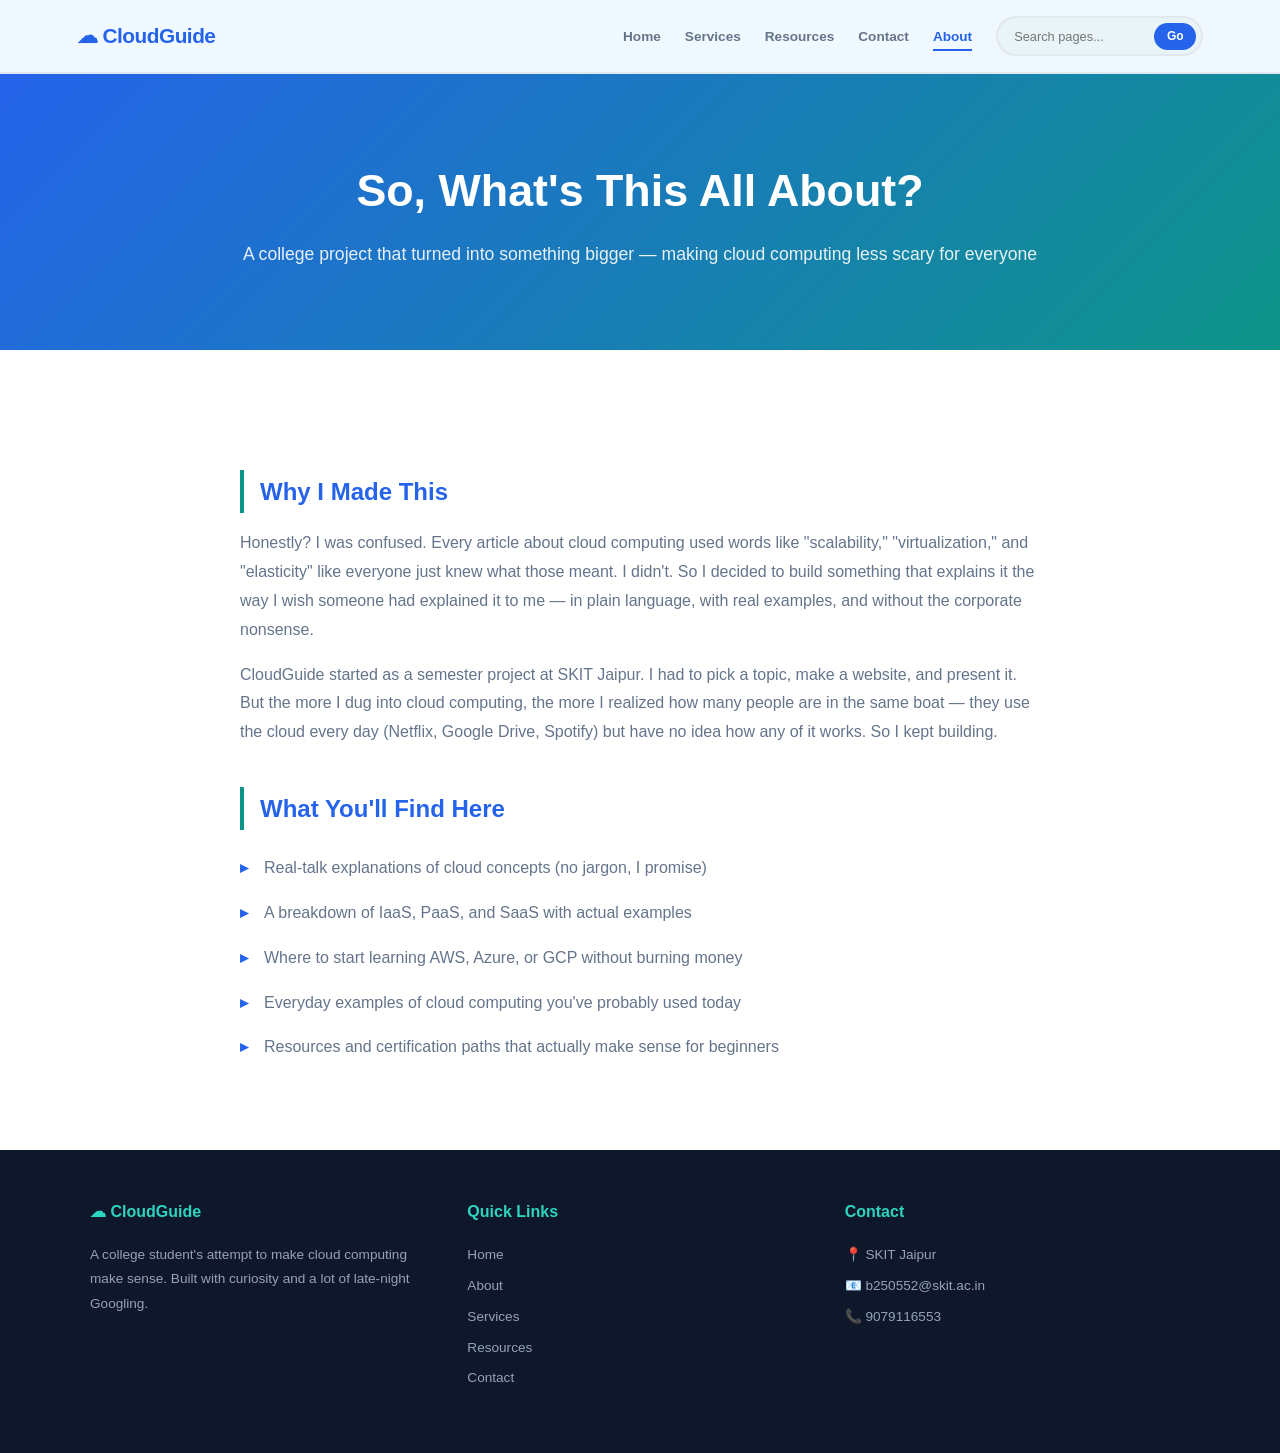
<file: about.html>
<!DOCTYPE html>
<html lang="en">
<head>
    <meta charset="UTF-8">
    <meta name="viewport" content="width=device-width, initial-scale=1.0">
    <title>CloudGuide - About</title>
    <link rel="stylesheet" href="style.css">
</head>
<body>
    <nav class="navbar" id="navbar">
        <a href="index.html" class="nav-brand">&#9729; CloudGuide</a>
        <div class="nav-right">
            <ul class="nav-links" id="navLinks">
                <li><a href="index.html">Home</a></li>
                <li><a href="services.html">Services</a></li>
                <li><a href="resources.html">Resources</a></li>
                <li><a href="contact.html">Contact</a></li>
                <li><a href="about.html" class="active">About</a></li>
            </ul>
            <div class="search-box">
                <input type="text" id="searchInput" placeholder="Search pages..." aria-label="Search">
                <button id="searchBtn">Go</button>
            </div>
            <div class="hamburger" id="hamburger">
                <span></span><span></span><span></span>
            </div>
        </div>
    </nav>

    <section class="about-hero">
        <h1>So, What's This All About?</h1>
        <p>A college project that turned into something bigger — making cloud computing less scary for everyone</p>
    </section>

    <section class="section bg-light">
        <div class="container about-content">
            <h2>Why I Made This</h2>
            <p>Honestly? I was confused. Every article about cloud computing used words like "scalability," "virtualization," and "elasticity" like everyone just knew what those meant. I didn't. So I decided to build something that explains it the way I wish someone had explained it to me — in plain language, with real examples, and without the corporate nonsense.</p>
            <p>CloudGuide started as a semester project at SKIT Jaipur. I had to pick a topic, make a website, and present it. But the more I dug into cloud computing, the more I realized how many people are in the same boat — they use the cloud every day (Netflix, Google Drive, Spotify) but have no idea how any of it works. So I kept building.</p>

            <h2>What You'll Find Here</h2>
            <ul>
                <li>Real-talk explanations of cloud concepts (no jargon, I promise)</li>
                <li>A breakdown of IaaS, PaaS, and SaaS with actual examples</li>
                <li>Where to start learning AWS, Azure, or GCP without burning money</li>
                <li>Everyday examples of cloud computing you've probably used today</li>
                <li>Resources and certification paths that actually make sense for beginners</li>
            </ul>


        </div>
    </section>

    <footer class="footer">
        <div class="footer-grid">
            <div class="footer-col">
                <h4>&#9729; CloudGuide</h4>
                <p>A college student's attempt to make cloud computing make sense. Built with curiosity and a lot of late-night Googling.</p>
            </div>
            <div class="footer-col">
                <h4>Quick Links</h4>
                <a href="index.html">Home</a>
                <a href="about.html">About</a>
                <a href="services.html">Services</a>
                <a href="resources.html">Resources</a>
                <a href="contact.html">Contact</a>
            </div>
            <div class="footer-col">
                <h4>Contact</h4>
                <p>&#128205; SKIT Jaipur</p>
                <p>&#128231; b250552@skit.ac.in</p>
                <p>&#128222; 9079116553</p>
            </div>
        </div>
    </footer>

    <button class="scroll-top" id="scrollTop">&#8593;</button>

    <div class="search-overlay" id="searchOverlay">
        <div class="search-results" id="searchResults">
            <div class="search-header">
                <h3>Search Results</h3>
                <button class="close-search" id="closeSearch" aria-label="Close search">&times;</button>
            </div>
            <div class="search-result-list" id="searchResultList">
                <p class="no-results">Type something to search</p>
            </div>
        </div>
    </div>

    <script src="script.js"></script>
</body>
</html>
</file>
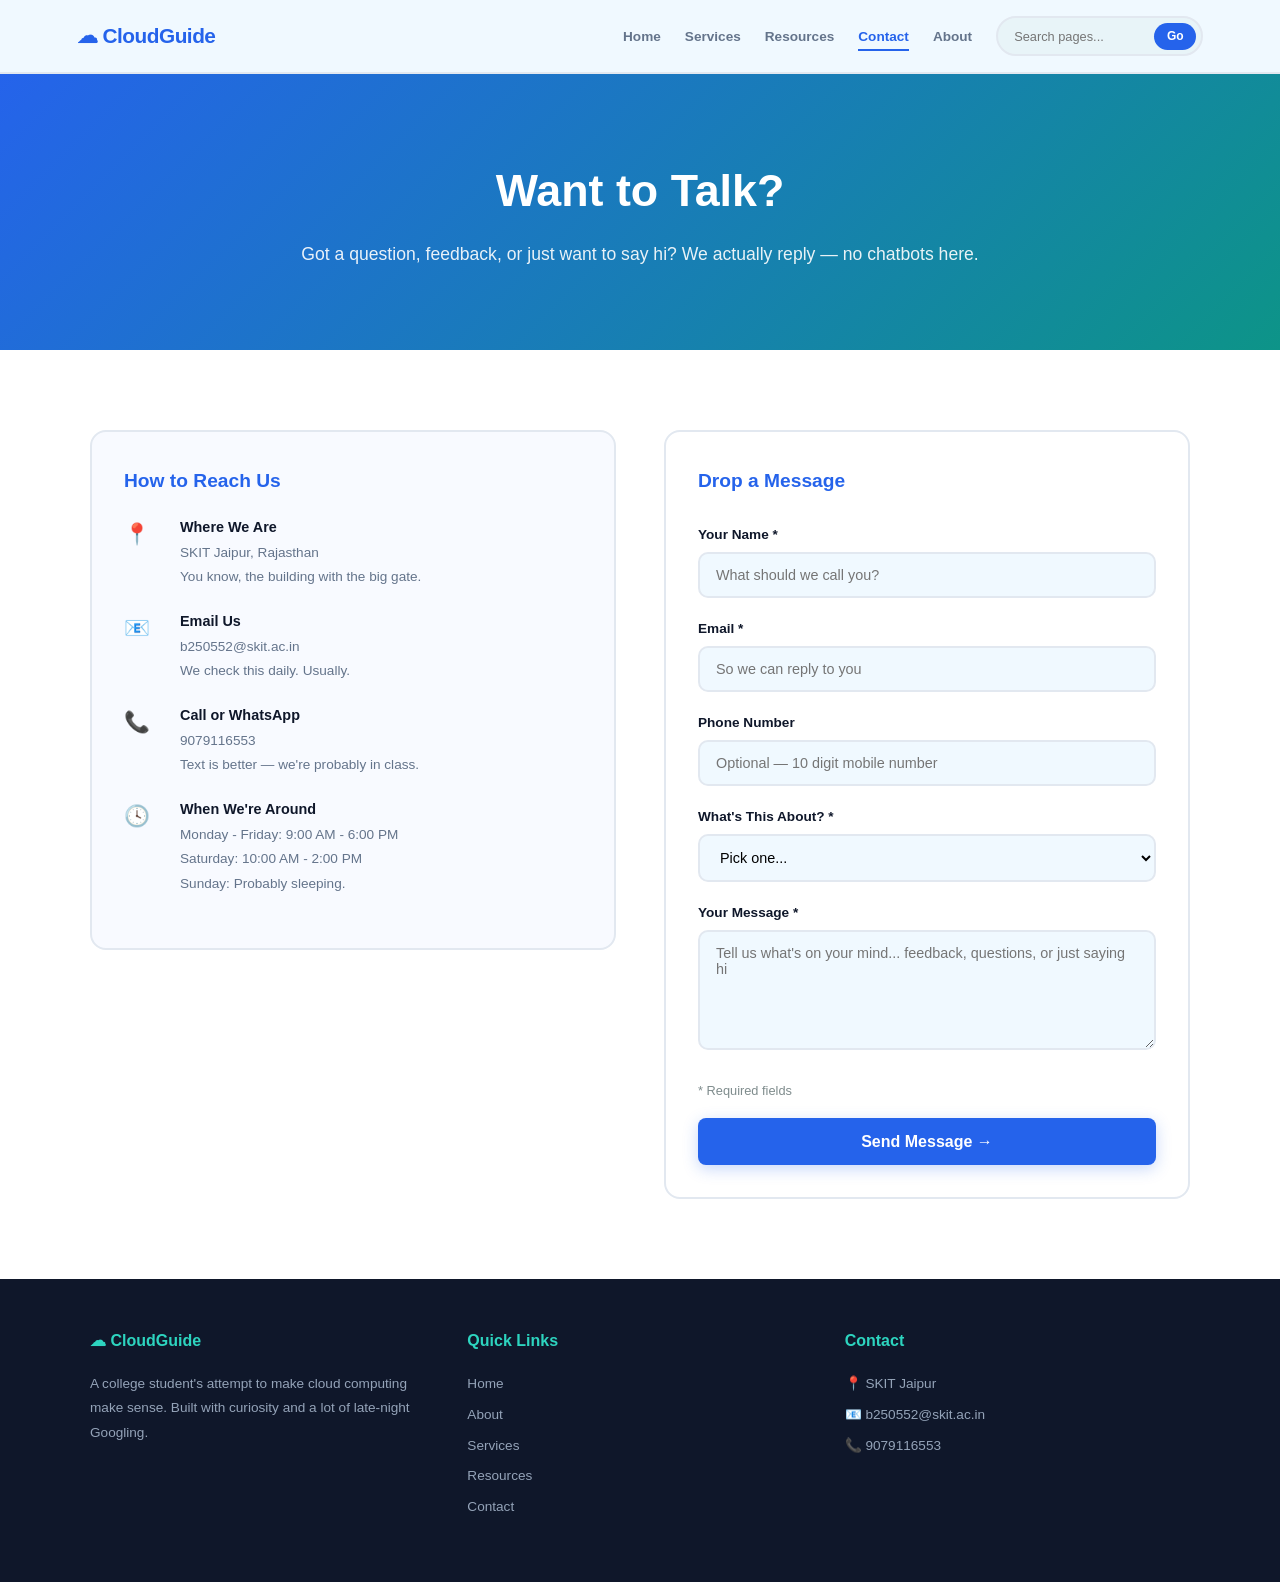
<file: contact.html>
<!DOCTYPE html>
<html lang="en">
<head>
    <meta charset="UTF-8">
    <meta name="viewport" content="width=device-width, initial-scale=1.0">
    <title>CloudGuide - Contact</title>
    <link rel="stylesheet" href="style.css">
</head>
<body>
    <nav class="navbar" id="navbar">
        <a href="index.html" class="nav-brand">&#9729; CloudGuide</a>
        <div class="nav-right">
            <ul class="nav-links" id="navLinks">
                <li><a href="index.html">Home</a></li>
                <li><a href="services.html">Services</a></li>
                <li><a href="resources.html">Resources</a></li>
                <li><a href="contact.html" class="active">Contact</a></li>
                <li><a href="about.html">About</a></li>
            </ul>
            <div class="search-box">
                <input type="text" id="searchInput" placeholder="Search pages..." aria-label="Search">
                <button id="searchBtn">Go</button>
            </div>
            <div class="hamburger" id="hamburger">
                <span></span><span></span><span></span>
            </div>
        </div>
    </nav>

    <section class="contact-hero">
        <h1>Want to Talk?</h1>
        <p>Got a question, feedback, or just want to say hi? We actually reply — no chatbots here.</p>
    </section>

    <section class="section bg-light">
        <div class="contact-wrapper">
            <div class="contact-info fade-in">
                <h3>How to Reach Us</h3>
                <div class="contact-info-item">
                    <div class="icon">&#128205;</div>
                    <div>
                        <h4>Where We Are</h4>
                        <p>SKIT Jaipur, Rajasthan<br>You know, the building with the big gate.</p>
                    </div>
                </div>
                <div class="contact-info-item">
                    <div class="icon">&#128231;</div>
                    <div>
                        <h4>Email Us</h4>
                        <p>b250552@skit.ac.in<br>We check this daily. Usually.</p>
                    </div>
                </div>
                <div class="contact-info-item">
                    <div class="icon">&#128222;</div>
                    <div>
                        <h4>Call or WhatsApp</h4>
                        <p>9079116553<br>Text is better — we're probably in class.</p>
                    </div>
                </div>
                <div class="contact-info-item">
                    <div class="icon">&#128339;</div>
                    <div>
                        <h4>When We're Around</h4>
                        <p>Monday - Friday: 9:00 AM - 6:00 PM<br>Saturday: 10:00 AM - 2:00 PM<br>Sunday: Probably sleeping.</p>
                    </div>
                </div>
            </div>

            <div class="contact-form-box fade-in">
                <h3>Drop a Message</h3>
                <form id="contactForm" novalidate>
                    <div class="form-group" id="nameGroup">
                        <label for="formName">Your Name *</label>
                        <input type="text" id="formName" placeholder="What should we call you?" required>
                        <div class="error-text" id="nameError">Name must be at least 2 characters</div>
                    </div>

                    <div class="form-group" id="emailGroup">
                        <label for="formEmail">Email *</label>
                        <input type="email" id="formEmail" placeholder="So we can reply to you" required>
                        <div class="error-text" id="emailError">Please enter a valid email</div>
                    </div>

                    <div class="form-group" id="phoneGroup">
                        <label for="formPhone">Phone Number</label>
                        <input type="tel" id="formPhone" placeholder="Optional — 10 digit mobile number">
                        <div class="error-text" id="phoneError">Please enter a valid 10-digit Indian mobile number</div>
                    </div>

                    <div class="form-group" id="serviceGroup">
                        <label for="formService">What's This About? *</label>
                        <select id="formService" required>
                            <option value="">Pick one...</option>
                            <option value="iaas">IaaS - Infrastructure as a Service</option>
                            <option value="paas">PaaS - Platform as a Service</option>
                            <option value="saas">SaaS - Software as a Service</option>
                            <option value="general">General Inquiry</option>
                        </select>
                        <div class="error-text" id="serviceError">Please select a topic</div>
                    </div>

                    <div class="form-group" id="msgGroup">
                        <label for="formMessage">Your Message *</label>
                        <textarea id="formMessage" placeholder="Tell us what's on your mind... feedback, questions, or just saying hi" required></textarea>
                        <div class="error-text" id="msgError">Message must be at least 10 characters</div>
                    </div>

                    <div style="margin-top:0.5rem;color:#7f8c8d;font-size:0.8rem;">* Required fields</div>

                    <button type="submit" class="btn" style="width:100%;margin-top:1rem;">Send Message &#8594;</button>
                </form>

                <div class="form-success" id="formSuccess">
                    <div class="icon">&#9989;</div>
                    <h3>Got It! We'll Get Back to You</h3>
                    <p>Thanks for reaching out. We usually reply within 24 hours. Sometimes sooner, sometimes during exam season... please be patient.</p>
                    <button class="btn" style="margin-top:1rem;" onclick="location.reload()">Send Another Message</button>
                </div>
            </div>
        </div>
    </section>

    <footer class="footer">
        <div class="footer-grid">
            <div class="footer-col">
                <h4>&#9729; CloudGuide</h4>
                <p>A college student's attempt to make cloud computing make sense. Built with curiosity and a lot of late-night Googling.</p>
            </div>
            <div class="footer-col">
                <h4>Quick Links</h4>
                <a href="index.html">Home</a>
                <a href="about.html">About</a>
                <a href="services.html">Services</a>
                <a href="resources.html">Resources</a>
                <a href="contact.html">Contact</a>
            </div>
            <div class="footer-col">
                <h4>Contact</h4>
                <p>&#128205; SKIT Jaipur</p>
                <p>&#128231; b250552@skit.ac.in</p>
                <p>&#128222; 9079116553</p>
            </div>
        </div>
    </footer>

    <button class="scroll-top" id="scrollTop">&#8593;</button>

    <div class="search-overlay" id="searchOverlay">
        <div class="search-results" id="searchResults">
            <div class="search-header">
                <h3>Search Results</h3>
                <button class="close-search" id="closeSearch" aria-label="Close search">&times;</button>
            </div>
            <div class="search-result-list" id="searchResultList">
                <p class="no-results">Type something to search</p>
            </div>
        </div>
    </div>

    <script src="script.js"></script>
</body>
</html>
</file>
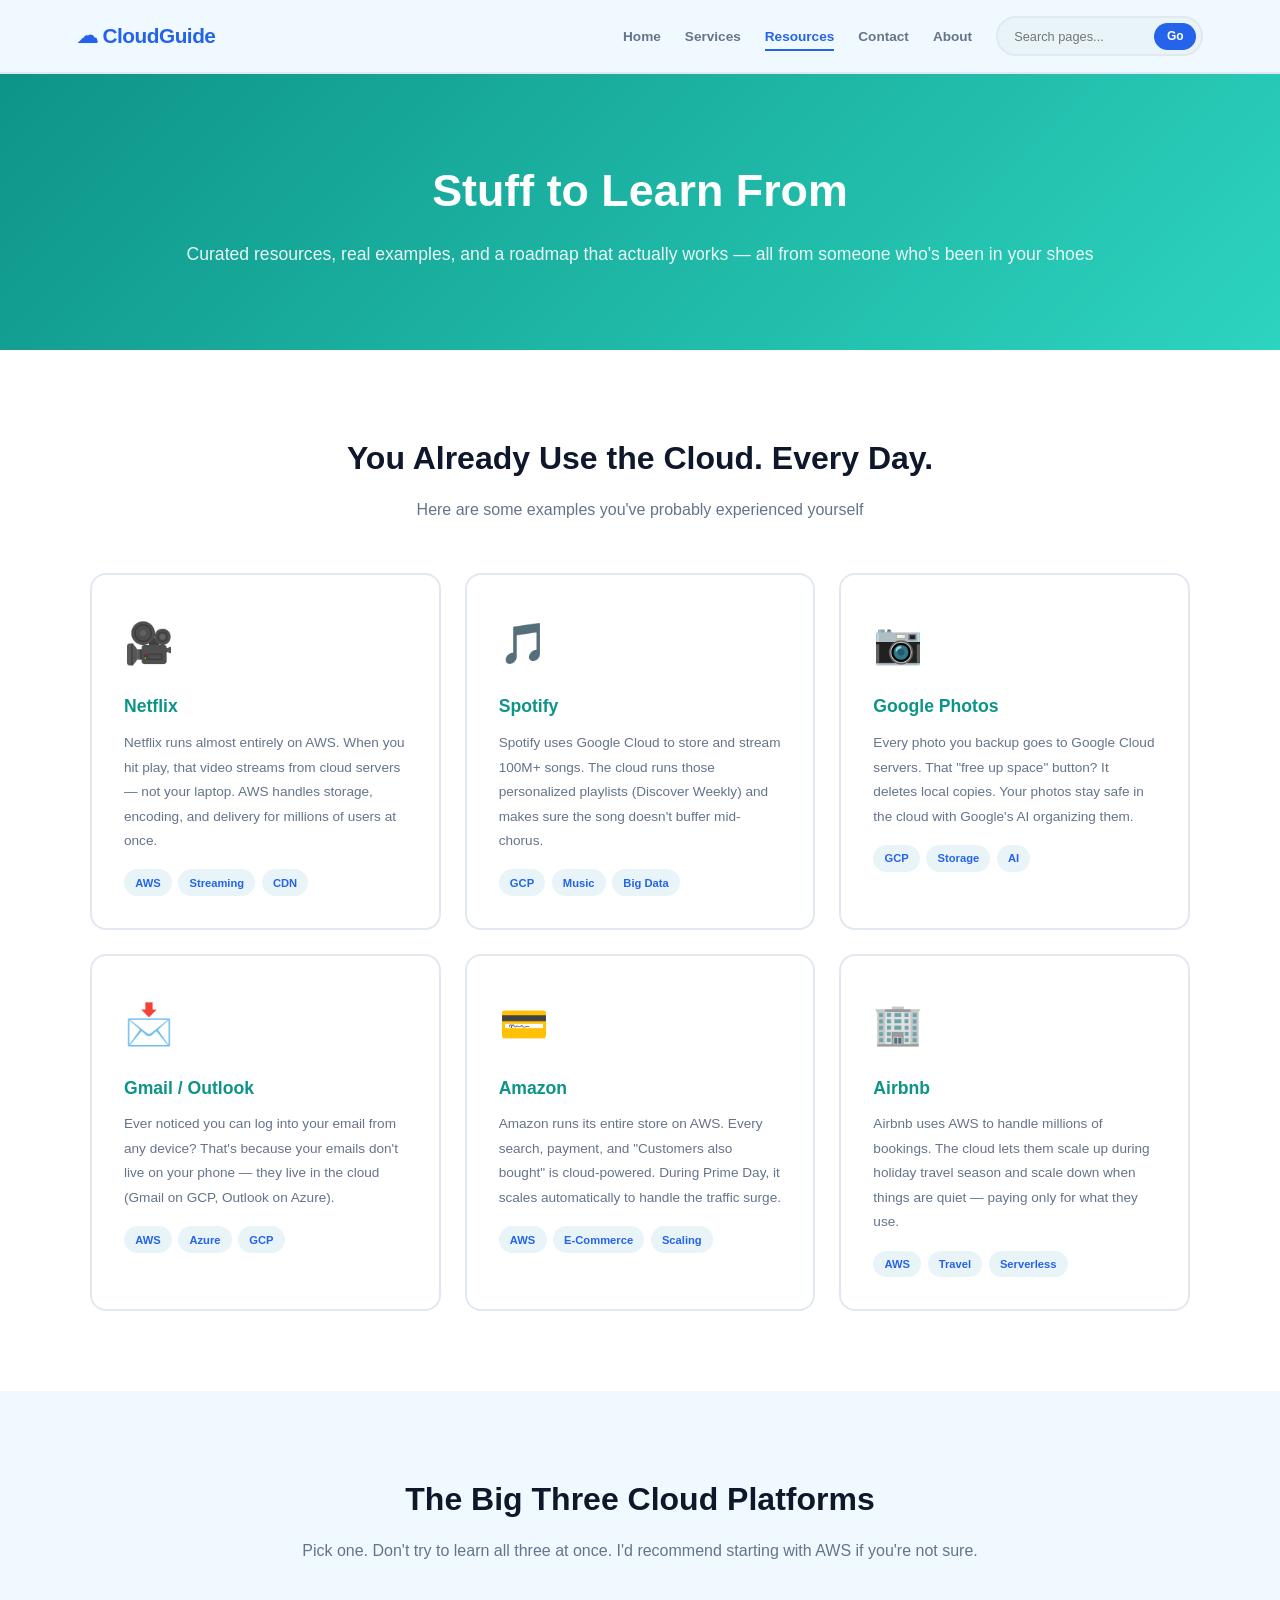
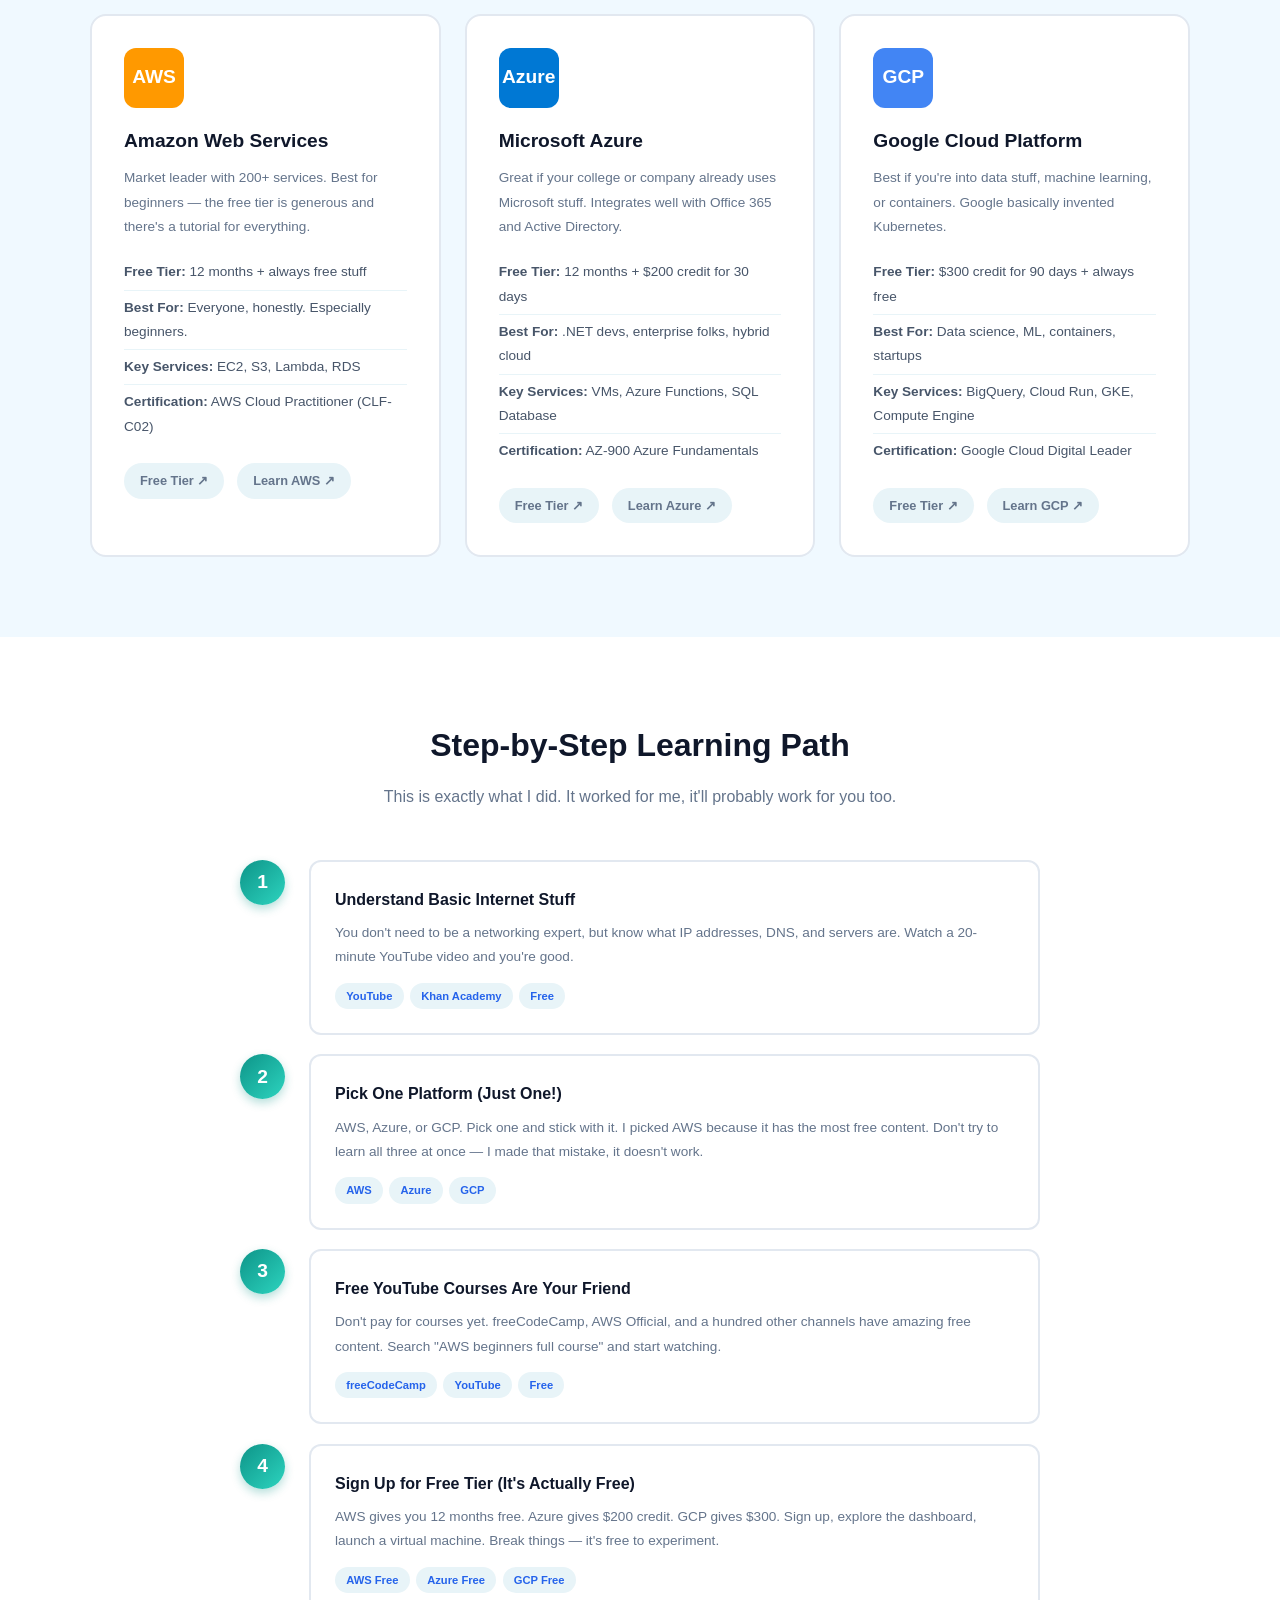
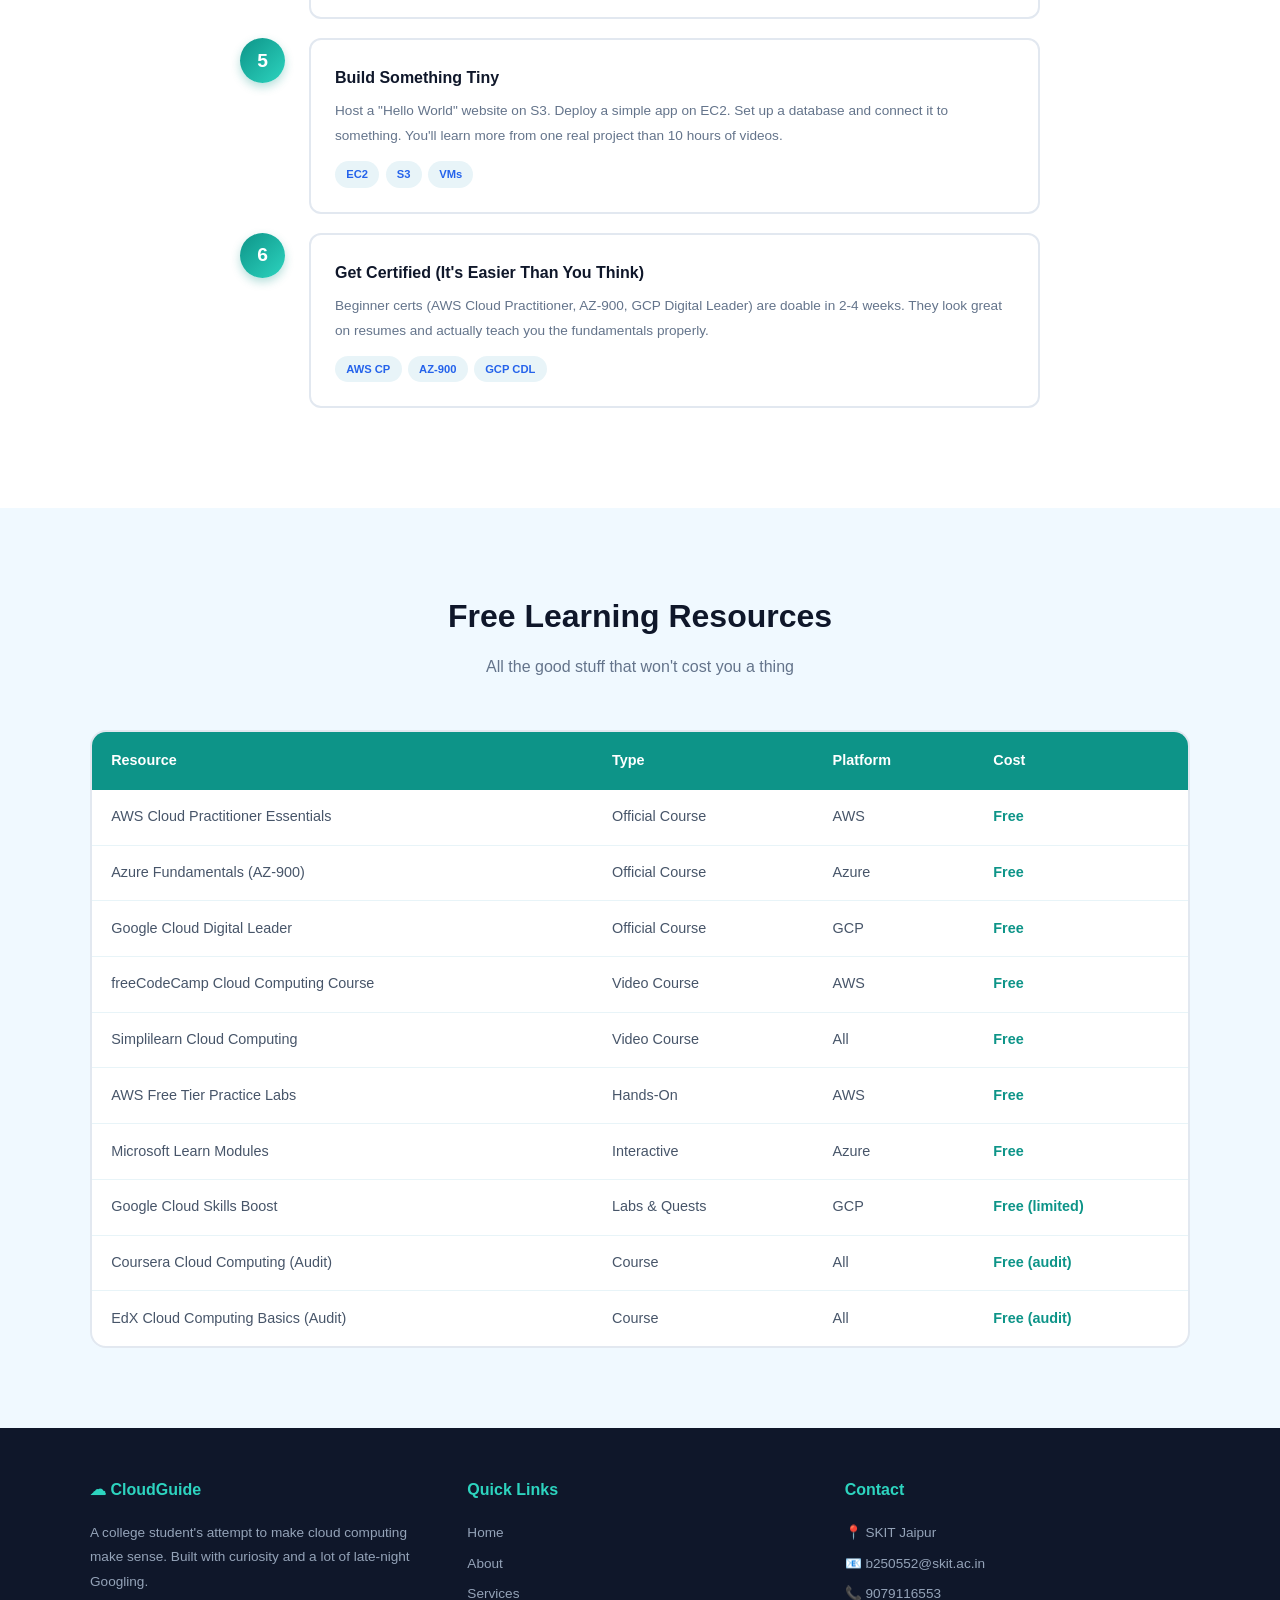
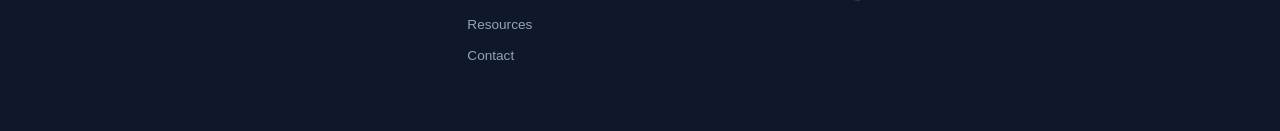
<file: resources.html>
<!DOCTYPE html>
<html lang="en">
<head>
    <meta charset="UTF-8">
    <meta name="viewport" content="width=device-width, initial-scale=1.0">
    <title>CloudGuide - Resources</title>
    <link rel="stylesheet" href="style.css">
</head>
<body>
    <nav class="navbar" id="navbar">
        <a href="index.html" class="nav-brand">&#9729; CloudGuide</a>
        <div class="nav-right">
            <ul class="nav-links" id="navLinks">
                <li><a href="index.html">Home</a></li>
                <li><a href="services.html">Services</a></li>
                <li><a href="resources.html" class="active">Resources</a></li>
                <li><a href="contact.html">Contact</a></li>
                <li><a href="about.html">About</a></li>
            </ul>
            <div class="search-box">
                <input type="text" id="searchInput" placeholder="Search pages..." aria-label="Search">
                <button id="searchBtn">Go</button>
            </div>
            <div class="hamburger" id="hamburger">
                <span></span><span></span><span></span>
            </div>
        </div>
    </nav>

    <section class="resources-hero">
        <h1>Stuff to Learn From</h1>
        <p>Curated resources, real examples, and a roadmap that actually works — all from someone who's been in your shoes</p>
    </section>

    <section class="section bg-light">
        <div class="container">
            <h2 class="section-title">You Already Use the Cloud. Every Day.</h2>
            <p class="section-subtitle">Here are some examples you've probably experienced yourself</p>
            <div class="resources-grid">
                <div class="resource-card fade-in">
                    <div class="resource-icon">&#127909;</div>
                    <h3>Netflix</h3>
                    <p>Netflix runs almost entirely on AWS. When you hit play, that video streams from cloud servers — not your laptop. AWS handles storage, encoding, and delivery for millions of users at once.</p>
                    <div class="resource-tags"><span>AWS</span><span>Streaming</span><span>CDN</span></div>
                </div>
                <div class="resource-card fade-in">
                    <div class="resource-icon">&#127925;</div>
                    <h3>Spotify</h3>
                    <p>Spotify uses Google Cloud to store and stream 100M+ songs. The cloud runs those personalized playlists (Discover Weekly) and makes sure the song doesn't buffer mid-chorus.</p>
                    <div class="resource-tags"><span>GCP</span><span>Music</span><span>Big Data</span></div>
                </div>
                <div class="resource-card fade-in">
                    <div class="resource-icon">&#128247;</div>
                    <h3>Google Photos</h3>
                    <p>Every photo you backup goes to Google Cloud servers. That "free up space" button? It deletes local copies. Your photos stay safe in the cloud with Google's AI organizing them.</p>
                    <div class="resource-tags"><span>GCP</span><span>Storage</span><span>AI</span></div>
                </div>
                <div class="resource-card fade-in">
                    <div class="resource-icon">&#128233;</div>
                    <h3>Gmail / Outlook</h3>
                    <p>Ever noticed you can log into your email from any device? That's because your emails don't live on your phone — they live in the cloud (Gmail on GCP, Outlook on Azure).</p>
                    <div class="resource-tags"><span>AWS</span><span>Azure</span><span>GCP</span></div>
                </div>
                <div class="resource-card fade-in">
                    <div class="resource-icon">&#128179;</div>
                    <h3>Amazon</h3>
                    <p>Amazon runs its entire store on AWS. Every search, payment, and "Customers also bought" is cloud-powered. During Prime Day, it scales automatically to handle the traffic surge.</p>
                    <div class="resource-tags"><span>AWS</span><span>E-Commerce</span><span>Scaling</span></div>
                </div>
                <div class="resource-card fade-in">
                    <div class="resource-icon">&#127970;</div>
                    <h3>Airbnb</h3>
                    <p>Airbnb uses AWS to handle millions of bookings. The cloud lets them scale up during holiday travel season and scale down when things are quiet — paying only for what they use.</p>
                    <div class="resource-tags"><span>AWS</span><span>Travel</span><span>Serverless</span></div>
                </div>
            </div>
        </div>
    </section>

    <section class="section bg-cool">
        <div class="container">
            <h2 class="section-title">The Big Three Cloud Platforms</h2>
            <p class="section-subtitle">Pick one. Don't try to learn all three at once. I'd recommend starting with AWS if you're not sure.</p>
            <div class="platform-grid">
                <div class="platform-card fade-in aws">
                    <div class="platform-logo" style="background:#FF9900;">AWS</div>
                    <h3>Amazon Web Services</h3>
                    <p>Market leader with 200+ services. Best for beginners — the free tier is generous and there's a tutorial for everything.</p>
                    <ul>
                        <li><strong>Free Tier:</strong> 12 months + always free stuff</li>
                        <li><strong>Best For:</strong> Everyone, honestly. Especially beginners.</li>
                        <li><strong>Key Services:</strong> EC2, S3, Lambda, RDS</li>
                        <li><strong>Certification:</strong> AWS Cloud Practitioner (CLF-C02)</li>
                    </ul>
                    <div class="platform-links">
                        <a href="https://aws.amazon.com/free" target="_blank">Free Tier &#8599;</a>
                        <a href="https://aws.amazon.com/training" target="_blank">Learn AWS &#8599;</a>
                    </div>
                </div>
                <div class="platform-card fade-in azure">
                    <div class="platform-logo" style="background:#0078D4;">Azure</div>
                    <h3>Microsoft Azure</h3>
                    <p>Great if your college or company already uses Microsoft stuff. Integrates well with Office 365 and Active Directory.</p>
                    <ul>
                        <li><strong>Free Tier:</strong> 12 months + $200 credit for 30 days</li>
                        <li><strong>Best For:</strong> .NET devs, enterprise folks, hybrid cloud</li>
                        <li><strong>Key Services:</strong> VMs, Azure Functions, SQL Database</li>
                        <li><strong>Certification:</strong> AZ-900 Azure Fundamentals</li>
                    </ul>
                    <div class="platform-links">
                        <a href="https://azure.microsoft.com/free" target="_blank">Free Tier &#8599;</a>
                        <a href="https://learn.microsoft.com/training/azure" target="_blank">Learn Azure &#8599;</a>
                    </div>
                </div>
                <div class="platform-card fade-in gcp">
                    <div class="platform-logo" style="background:#4285F4;">GCP</div>
                    <h3>Google Cloud Platform</h3>
                    <p>Best if you're into data stuff, machine learning, or containers. Google basically invented Kubernetes.</p>
                    <ul>
                        <li><strong>Free Tier:</strong> $300 credit for 90 days + always free</li>
                        <li><strong>Best For:</strong> Data science, ML, containers, startups</li>
                        <li><strong>Key Services:</strong> BigQuery, Cloud Run, GKE, Compute Engine</li>
                        <li><strong>Certification:</strong> Google Cloud Digital Leader</li>
                    </ul>
                    <div class="platform-links">
                        <a href="https://cloud.google.com/free" target="_blank">Free Tier &#8599;</a>
                        <a href="https://cloud.google.com/training" target="_blank">Learn GCP &#8599;</a>
                    </div>
                </div>
            </div>
        </div>
    </section>

    <section class="section bg-light">
        <div class="container">
            <h2 class="section-title">Step-by-Step Learning Path</h2>
            <p class="section-subtitle">This is exactly what I did. It worked for me, it'll probably work for you too.</p>
            <div class="learning-steps">
                <div class="lstep fade-in">
                    <div class="lstep-num">1</div>
                    <div class="lstep-content">
                        <h3>Understand Basic Internet Stuff</h3>
                        <p>You don't need to be a networking expert, but know what IP addresses, DNS, and servers are. Watch a 20-minute YouTube video and you're good.</p>
                        <div class="resource-tags"><span>YouTube</span><span>Khan Academy</span><span>Free</span></div>
                    </div>
                </div>
                <div class="lstep fade-in">
                    <div class="lstep-num">2</div>
                    <div class="lstep-content">
                        <h3>Pick One Platform (Just One!)</h3>
                        <p>AWS, Azure, or GCP. Pick one and stick with it. I picked AWS because it has the most free content. Don't try to learn all three at once — I made that mistake, it doesn't work.</p>
                        <div class="resource-tags"><span>AWS</span><span>Azure</span><span>GCP</span></div>
                    </div>
                </div>
                <div class="lstep fade-in">
                    <div class="lstep-num">3</div>
                    <div class="lstep-content">
                        <h3>Free YouTube Courses Are Your Friend</h3>
                        <p>Don't pay for courses yet. freeCodeCamp, AWS Official, and a hundred other channels have amazing free content. Search "AWS beginners full course" and start watching.</p>
                        <div class="resource-tags"><span>freeCodeCamp</span><span>YouTube</span><span>Free</span></div>
                    </div>
                </div>
                <div class="lstep fade-in">
                    <div class="lstep-num">4</div>
                    <div class="lstep-content">
                        <h3>Sign Up for Free Tier (It's Actually Free)</h3>
                        <p>AWS gives you 12 months free. Azure gives $200 credit. GCP gives $300. Sign up, explore the dashboard, launch a virtual machine. Break things — it's free to experiment.</p>
                        <div class="resource-tags"><span>AWS Free</span><span>Azure Free</span><span>GCP Free</span></div>
                    </div>
                </div>
                <div class="lstep fade-in">
                    <div class="lstep-num">5</div>
                    <div class="lstep-content">
                        <h3>Build Something Tiny</h3>
                        <p>Host a "Hello World" website on S3. Deploy a simple app on EC2. Set up a database and connect it to something. You'll learn more from one real project than 10 hours of videos.</p>
                        <div class="resource-tags"><span>EC2</span><span>S3</span><span>VMs</span></div>
                    </div>
                </div>
                <div class="lstep fade-in">
                    <div class="lstep-num">6</div>
                    <div class="lstep-content">
                        <h3>Get Certified (It's Easier Than You Think)</h3>
                        <p>Beginner certs (AWS Cloud Practitioner, AZ-900, GCP Digital Leader) are doable in 2-4 weeks. They look great on resumes and actually teach you the fundamentals properly.</p>
                        <div class="resource-tags"><span>AWS CP</span><span>AZ-900</span><span>GCP CDL</span></div>
                    </div>
                </div>
            </div>
        </div>
    </section>

    <section class="section bg-cool">
        <div class="container">
            <h2 class="section-title">Free Learning Resources</h2>
            <p class="section-subtitle">All the good stuff that won't cost you a thing</p>
            <div class="resources-table-wrapper">
                <table class="resources-table">
                    <thead>
                        <tr>
                            <th>Resource</th>
                            <th>Type</th>
                            <th>Platform</th>
                            <th>Cost</th>
                        </tr>
                    </thead>
                    <tbody>
                        <tr><td>AWS Cloud Practitioner Essentials</td><td>Official Course</td><td>AWS</td><td>Free</td></tr>
                        <tr><td>Azure Fundamentals (AZ-900)</td><td>Official Course</td><td>Azure</td><td>Free</td></tr>
                        <tr><td>Google Cloud Digital Leader</td><td>Official Course</td><td>GCP</td><td>Free</td></tr>
                        <tr><td>freeCodeCamp Cloud Computing Course</td><td>Video Course</td><td>AWS</td><td>Free</td></tr>
                        <tr><td>Simplilearn Cloud Computing</td><td>Video Course</td><td>All</td><td>Free</td></tr>
                        <tr><td>AWS Free Tier Practice Labs</td><td>Hands-On</td><td>AWS</td><td>Free</td></tr>
                        <tr><td>Microsoft Learn Modules</td><td>Interactive</td><td>Azure</td><td>Free</td></tr>
                        <tr><td>Google Cloud Skills Boost</td><td>Labs & Quests</td><td>GCP</td><td>Free (limited)</td></tr>
                        <tr><td>Coursera Cloud Computing (Audit)</td><td>Course</td><td>All</td><td>Free (audit)</td></tr>
                        <tr><td>EdX Cloud Computing Basics (Audit)</td><td>Course</td><td>All</td><td>Free (audit)</td></tr>
                    </tbody>
                </table>
            </div>
        </div>
    </section>

    <footer class="footer">
        <div class="footer-grid">
            <div class="footer-col">
                <h4>&#9729; CloudGuide</h4>
                <p>A college student's attempt to make cloud computing make sense. Built with curiosity and a lot of late-night Googling.</p>
            </div>
            <div class="footer-col">
                <h4>Quick Links</h4>
                <a href="index.html">Home</a>
                <a href="about.html">About</a>
                <a href="services.html">Services</a>
                <a href="resources.html">Resources</a>
                <a href="contact.html">Contact</a>
            </div>
            <div class="footer-col">
                <h4>Contact</h4>
                <p>&#128205; SKIT Jaipur</p>
                <p>&#128231; b250552@skit.ac.in</p>
                <p>&#128222; 9079116553</p>
            </div>
        </div>
    </footer>

    <button class="scroll-top" id="scrollTop">&#8593;</button>

    <div class="search-overlay" id="searchOverlay">
        <div class="search-results" id="searchResults">
            <div class="search-header">
                <h3>Search Results</h3>
                <button class="close-search" id="closeSearch" aria-label="Close search">&times;</button>
            </div>
            <div class="search-result-list" id="searchResultList">
                <p class="no-results">Type something to search</p>
            </div>
        </div>
    </div>

    <script src="script.js"></script>
</body>
</html>
</file>
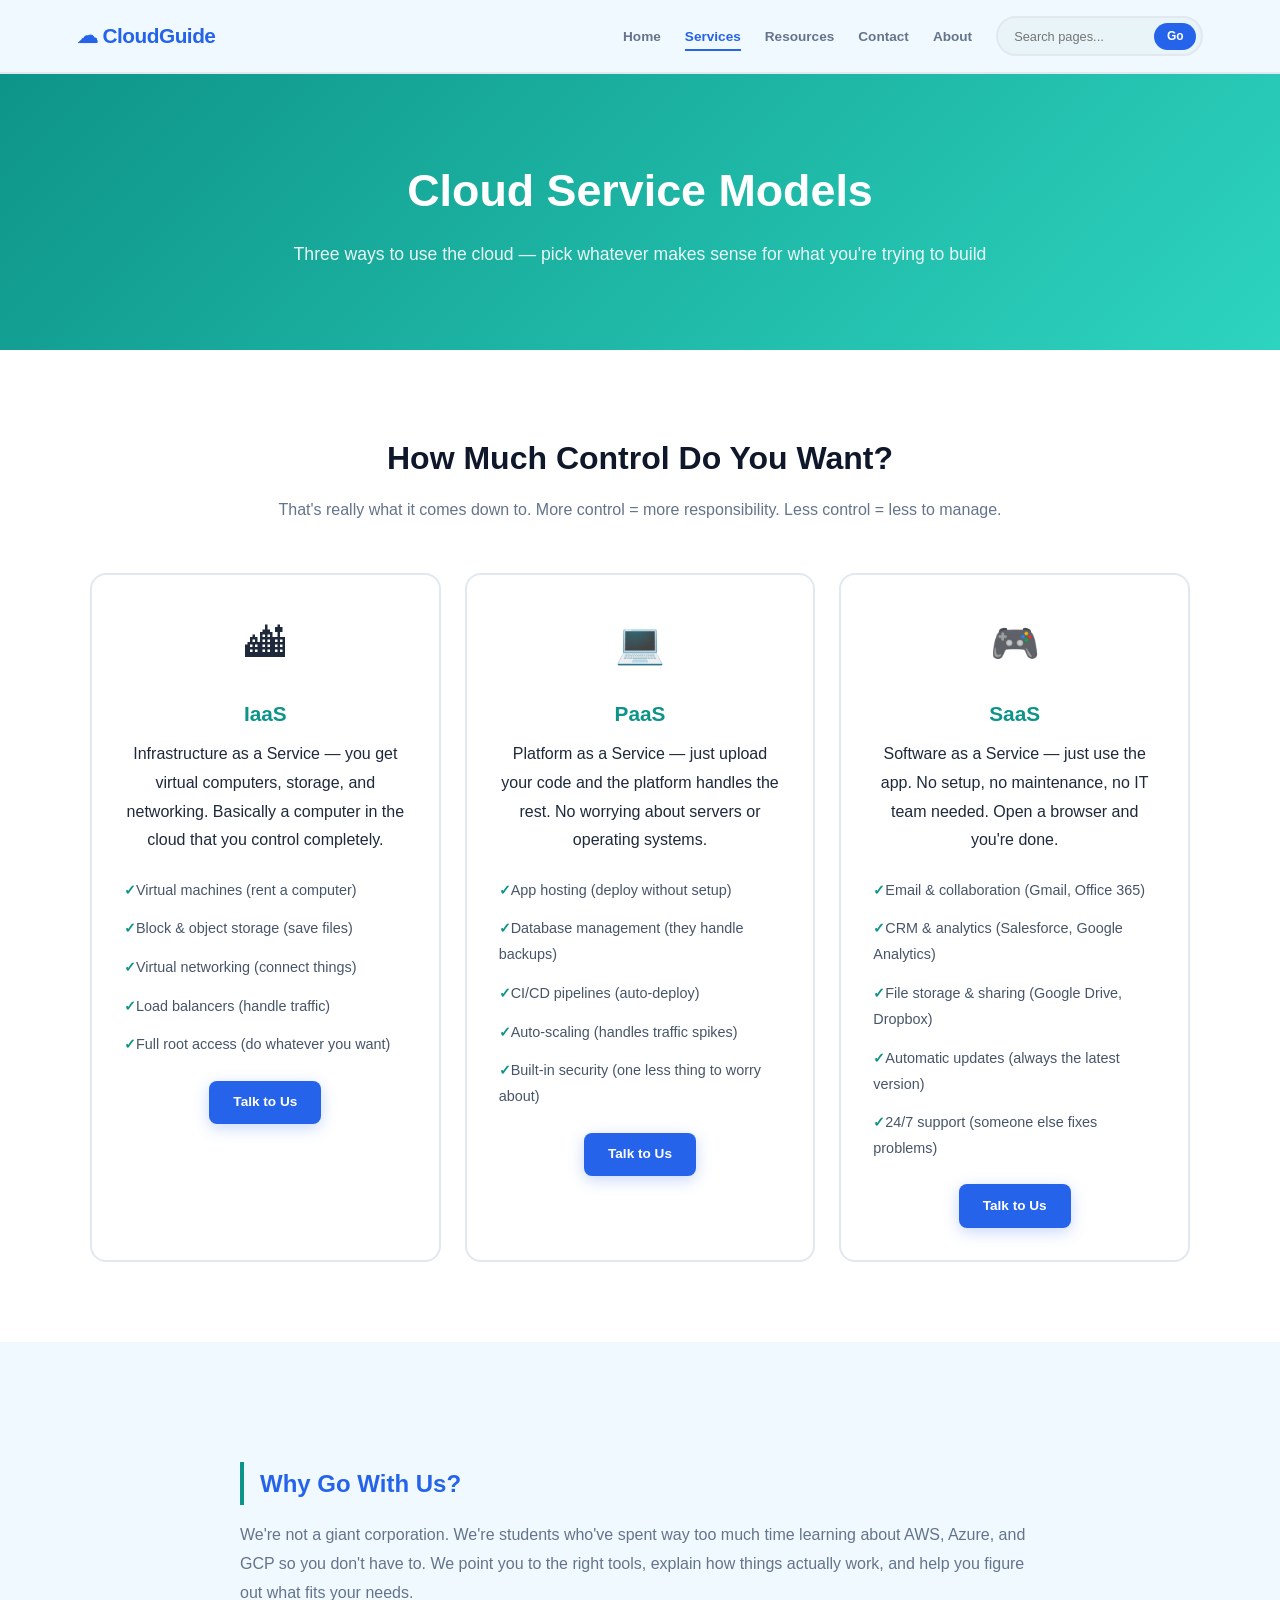
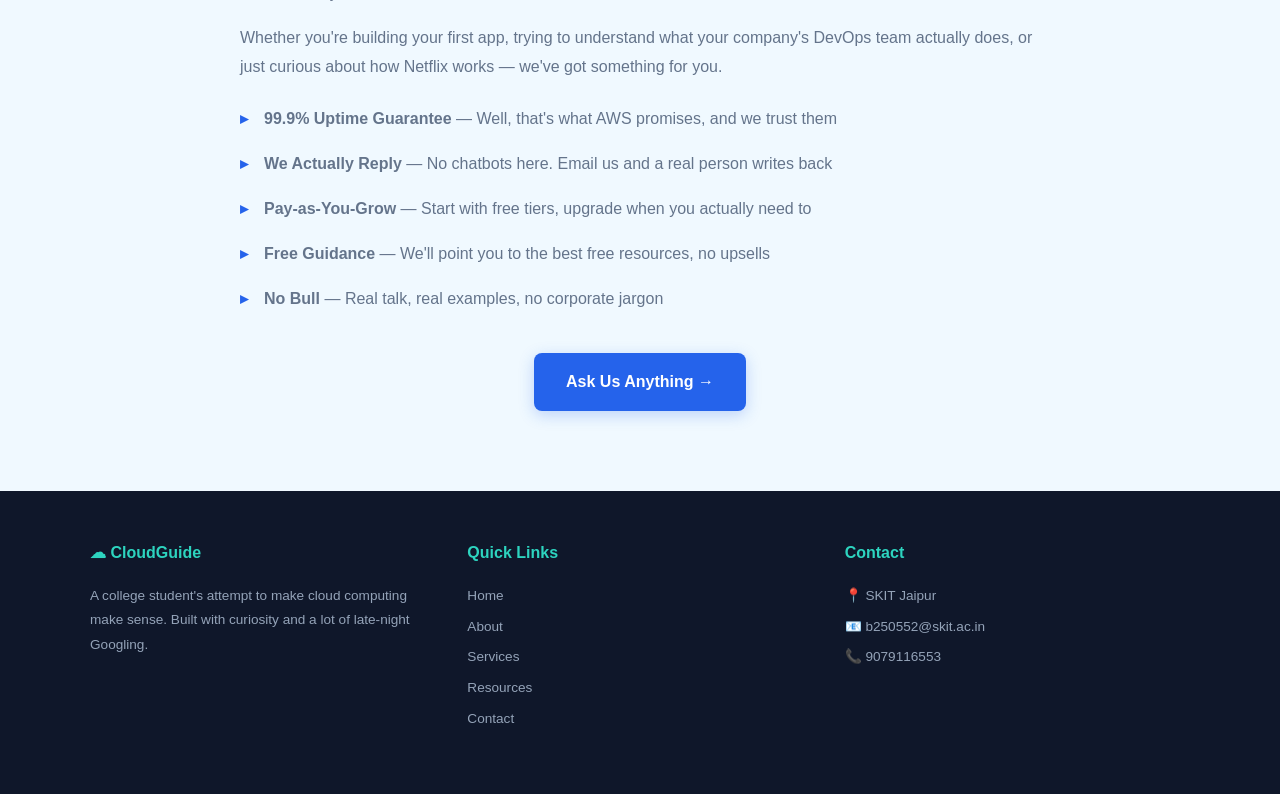
<file: services.html>
<!DOCTYPE html>
<html lang="en">
<head>
    <meta charset="UTF-8">
    <meta name="viewport" content="width=device-width, initial-scale=1.0">
    <title>CloudGuide - Services</title>
    <link rel="stylesheet" href="style.css">
</head>
<body>
    <nav class="navbar" id="navbar">
        <a href="index.html" class="nav-brand">&#9729; CloudGuide</a>
        <div class="nav-right">
            <ul class="nav-links" id="navLinks">
                <li><a href="index.html">Home</a></li>
                <li><a href="services.html" class="active">Services</a></li>
                <li><a href="resources.html">Resources</a></li>
                <li><a href="contact.html">Contact</a></li>
                <li><a href="about.html">About</a></li>
            </ul>
            <div class="search-box">
                <input type="text" id="searchInput" placeholder="Search pages..." aria-label="Search">
                <button id="searchBtn">Go</button>
            </div>
            <div class="hamburger" id="hamburger">
                <span></span><span></span><span></span>
            </div>
        </div>
    </nav>

    <section class="services-hero">
        <h1>Cloud Service Models</h1>
        <p>Three ways to use the cloud — pick whatever makes sense for what you're trying to build</p>
    </section>

    <section class="section bg-light">
        <div class="container">
            <h2 class="section-title">How Much Control Do You Want?</h2>
            <p class="section-subtitle">That's really what it comes down to. More control = more responsibility. Less control = less to manage.</p>
            <div class="services-grid">
                <div class="service-card fade-in">
                    <div class="service-icon">&#127961;</div>
                    <h3>IaaS</h3>
                    <p>Infrastructure as a Service — you get virtual computers, storage, and networking. Basically a computer in the cloud that you control completely.</p>
                    <ul>
                        <li>Virtual machines (rent a computer)</li>
                        <li>Block & object storage (save files)</li>
                        <li>Virtual networking (connect things)</li>
                        <li>Load balancers (handle traffic)</li>
                        <li>Full root access (do whatever you want)</li>
                    </ul>
                    <a href="contact.html" class="btn" style="padding:0.6rem 1.5rem;font-size:0.85rem;">Talk to Us</a>
                </div>
                <div class="service-card fade-in">
                    <div class="service-icon">&#128187;</div>
                    <h3>PaaS</h3>
                    <p>Platform as a Service — just upload your code and the platform handles the rest. No worrying about servers or operating systems.</p>
                    <ul>
                        <li>App hosting (deploy without setup)</li>
                        <li>Database management (they handle backups)</li>
                        <li>CI/CD pipelines (auto-deploy)</li>
                        <li>Auto-scaling (handles traffic spikes)</li>
                        <li>Built-in security (one less thing to worry about)</li>
                    </ul>
                    <a href="contact.html" class="btn" style="padding:0.6rem 1.5rem;font-size:0.85rem;">Talk to Us</a>
                </div>
                <div class="service-card fade-in">
                    <div class="service-icon">&#127918;</div>
                    <h3>SaaS</h3>
                    <p>Software as a Service — just use the app. No setup, no maintenance, no IT team needed. Open a browser and you're done.</p>
                    <ul>
                        <li>Email & collaboration (Gmail, Office 365)</li>
                        <li>CRM & analytics (Salesforce, Google Analytics)</li>
                        <li>File storage & sharing (Google Drive, Dropbox)</li>
                        <li>Automatic updates (always the latest version)</li>
                        <li>24/7 support (someone else fixes problems)</li>
                    </ul>
                    <a href="contact.html" class="btn" style="padding:0.6rem 1.5rem;font-size:0.85rem;">Talk to Us</a>
                </div>
            </div>
        </div>
    </section>

    <section class="section bg-cool">
        <div class="container about-content">
            <h2>Why Go With Us?</h2>
            <p>We're not a giant corporation. We're students who've spent way too much time learning about AWS, Azure, and GCP so you don't have to. We point you to the right tools, explain how things actually work, and help you figure out what fits your needs.</p>
            <p>Whether you're building your first app, trying to understand what your company's DevOps team actually does, or just curious about how Netflix works — we've got something for you.</p>
            <ul>
                <li><strong>99.9% Uptime Guarantee</strong> — Well, that's what AWS promises, and we trust them</li>
                <li><strong>We Actually Reply</strong> — No chatbots here. Email us and a real person writes back</li>
                <li><strong>Pay-as-You-Grow</strong> — Start with free tiers, upgrade when you actually need to</li>
                <li><strong>Free Guidance</strong> — We'll point you to the best free resources, no upsells</li>
                <li><strong>No Bull</strong> — Real talk, real examples, no corporate jargon</li>
            </ul>

            <div style="text-align:center;margin-top:2rem;">
                <a href="contact.html" class="btn">Ask Us Anything &#8594;</a>
            </div>
        </div>
    </section>

    <footer class="footer">
        <div class="footer-grid">
            <div class="footer-col">
                <h4>&#9729; CloudGuide</h4>
                <p>A college student's attempt to make cloud computing make sense. Built with curiosity and a lot of late-night Googling.</p>
            </div>
            <div class="footer-col">
                <h4>Quick Links</h4>
                <a href="index.html">Home</a>
                <a href="about.html">About</a>
                <a href="services.html">Services</a>
                <a href="resources.html">Resources</a>
                <a href="contact.html">Contact</a>
            </div>
            <div class="footer-col">
                <h4>Contact</h4>
                <p>&#128205; SKIT Jaipur</p>
                <p>&#128231; b250552@skit.ac.in</p>
                <p>&#128222; 9079116553</p>
            </div>
        </div>
    </footer>

    <button class="scroll-top" id="scrollTop">&#8593;</button>

    <div class="search-overlay" id="searchOverlay">
        <div class="search-results" id="searchResults">
            <div class="search-header">
                <h3>Search Results</h3>
                <button class="close-search" id="closeSearch" aria-label="Close search">&times;</button>
            </div>
            <div class="search-result-list" id="searchResultList">
                <p class="no-results">Type something to search</p>
            </div>
        </div>
    </div>

    <script src="script.js"></script>
</body>
</html>
</file>
<file: style.css>
* {
    margin: 0;
    padding: 0;
    box-sizing: border-box;
}

::selection {
    background: #0d9488;
    color: #fff;
}

body {
    font-family: 'Segoe UI', Tahoma, Geneva, Verdana, sans-serif;
    background: #f0f9ff;
    color: #1e293b;
    line-height: 1.8;
    padding-top: 70px;
}

/* ===== NAVBAR ===== */
.navbar {
    position: fixed;
    top: 0;
    width: 100%;
    padding: 1rem 6%;
    display: flex;
    justify-content: space-between;
    align-items: center;
    background: #f0f9ff;
    border-bottom: 2px solid #e2e8f0;
    z-index: 1000;
    transition: 0.3s;
}

.navbar.scrolled {
    padding: 0.6rem 6%;
    box-shadow: 0 4px 30px rgba(37, 99, 235, 0.08);
}

.nav-brand {
    font-size: 1.3rem;
    font-weight: 800;
    color: #2563eb;
    text-decoration: none;
    letter-spacing: -0.5px;
}

.nav-right {
    display: flex;
    align-items: center;
    gap: 1.5rem;
}

.nav-links {
    display: flex;
    list-style: none;
    gap: 1.5rem;
}

.nav-links a {
    text-decoration: none;
    color: #64748b;
    font-weight: 600;
    font-size: 0.85rem;
    transition: 0.3s;
    padding: 0.3rem 0;
    border-bottom: 2px solid transparent;
}

.nav-links a:hover,
.nav-links a.active {
    color: #2563eb;
    border-bottom: 2px solid #2563eb;
}

/* ===== SEARCH ===== */
.search-box {
    display: flex;
    align-items: center;
    background: #e8f4f8;
    border: 2px solid #e2e8f0;
    border-radius: 50px;
    padding: 0.3rem 0.3rem 0.3rem 1rem;
    transition: 0.3s;
}

.search-box:focus-within {
    border-color: #0d9488;
    background: #fff;
}

.search-box input {
    border: none;
    background: none;
    outline: none;
    font-size: 0.8rem;
    color: #1e293b;
    width: 140px;
}

.search-box button {
    background: #2563eb;
    color: white;
    border: none;
    border-radius: 50px;
    padding: 0.4rem 0.8rem;
    cursor: pointer;
    font-size: 0.75rem;
    font-weight: 700;
    transition: 0.3s;
}

.search-box button:hover {
    background: #1d4ed8;
}

.search-overlay {
    display: none;
    position: fixed;
    top: 0; left: 0; right: 0; bottom: 0;
    background: rgba(15, 23, 42, 0.6);
    z-index: 2000;
}

.search-overlay.open { display: block; }

.search-results {
    position: fixed;
    top: 50%;
    left: 50%;
    transform: translate(-50%, -50%);
    background: #fff;
    border-radius: 16px;
    padding: 2rem;
    width: 90%;
    max-width: 500px;
    max-height: 70vh;
    overflow-y: auto;
    z-index: 2001;
    box-shadow: 0 20px 60px rgba(15, 23, 42, 0.15);
    border: 2px solid #e2e8f0;
}

.search-results h3 {
    margin-bottom: 1rem;
    color: #2563eb;
}

.search-header {
    display: flex;
    align-items: center;
    justify-content: space-between;
    margin-bottom: 1rem;
}

.search-header h3 {
    margin-bottom: 0;
}

.search-results .close-search {
    background: #e8f4f8;
    border: none;
    border-radius: 50%;
    width: 34px;
    height: 34px;
    line-height: 1;
    font-size: 1.4rem;
    cursor: pointer;
    color: #64748b;
    transition: 0.3s;
    flex-shrink: 0;
}

.search-results .close-search:hover {
    background: #2563eb;
    color: white;
}

.search-result-item {
    padding: 0.8rem;
    border-bottom: 1px solid #e8f4f8;
    cursor: pointer;
    transition: 0.3s;
    border-radius: 8px;
}

.search-result-item:hover {
    background: #f0f9ff;
}

.search-result-item a {
    text-decoration: none;
    color: #1e293b;
    font-weight: 600;
}

.search-result-item span {
    display: block;
    font-size: 0.8rem;
    color: #64748b;
}

.no-results {
    text-align: center;
    color: #64748b;
    padding: 2rem;
}

/* ===== HAMBURGER ===== */
.hamburger {
    display: none;
    flex-direction: column;
    cursor: pointer;
    gap: 5px;
    z-index: 1001;
}

.hamburger span {
    width: 25px;
    height: 3px;
    background: #1e293b;
    border-radius: 3px;
    transition: 0.3s;
}

.hamburger.active span:nth-child(1) { transform: rotate(45deg) translate(5px, 5px); }
.hamburger.active span:nth-child(2) { opacity: 0; }
.hamburger.active span:nth-child(3) { transform: rotate(-45deg) translate(5px, -5px); }

/* ===== HERO ===== */
.hero {
    min-height: 90vh;
    display: flex;
    align-items: center;
    justify-content: center;
    gap: 4rem;
    padding: 4rem 6%;
    background: linear-gradient(160deg, #f0f9ff 0%, #dbeafe 40%, #bae6fd 100%);
    position: relative;
    overflow: hidden;
}

.hero::before {
    content: '';
    position: absolute;
    top: -30%;
    right: -20%;
    width: 600px;
    height: 600px;
    border-radius: 50%;
    background: radial-gradient(circle, rgba(37,99,235,0.05) 0%, transparent 70%);
    pointer-events: none;
}

.hero::after {
    content: '';
    position: absolute;
    bottom: -20%;
    left: -10%;
    width: 400px;
    height: 400px;
    border-radius: 50%;
    background: radial-gradient(circle, rgba(13,148,136,0.05) 0%, transparent 70%);
    pointer-events: none;
}

.hero-text {
    max-width: 600px;
    position: relative;
    z-index: 1;
}

.hero-text h1 {
    font-size: 3rem;
    font-weight: 800;
    line-height: 1.2;
    margin-bottom: 1rem;
    color: #0f172a;
}

.hero-text h1 span {
    color: #2563eb;
    position: relative;
}

.hero-text h1 span::after {
    content: '';
    position: absolute;
    bottom: 2px;
    left: 0;
    right: 0;
    height: 6px;
    background: rgba(13, 148, 136, 0.25);
    border-radius: 3px;
}

.hero-text p {
    font-size: 1.1rem;
    color: #64748b;
    margin-bottom: 2rem;
}

.btn {
    display: inline-block;
    padding: 0.9rem 2rem;
    background: #2563eb;
    color: white;
    text-decoration: none;
    border-radius: 8px;
    font-weight: 700;
    font-size: 1rem;
    border: none;
    cursor: pointer;
    transition: 0.3s;
    box-shadow: 0 4px 15px rgba(37, 99, 235, 0.25);
}

.btn:hover {
    transform: translateY(-2px);
    box-shadow: 0 6px 25px rgba(37, 99, 235, 0.35);
    background: #1d4ed8;
}

.btn-outline {
    background: transparent;
    color: #2563eb;
    border: 2px solid #2563eb;
    box-shadow: none;
}

.btn-outline:hover {
    background: #2563eb;
    color: white;
}

/* ===== SLIDER ===== */
.slider-section {
    padding: 0;
    background: #f0f9ff;
}

.slider-container {
    position: relative;
    max-width: 900px;
    margin: 0 auto;
    overflow: hidden;
    border-radius: 16px;
    border: 2px solid #e2e8f0;
    background: #fff;
}

.slider-track {
    display: flex;
    transition: transform 0.5s ease;
}

.slide {
    min-width: 100%;
    position: relative;
}

.slide img {
    width: 100%;
    height: 450px;
    object-fit: cover;
    display: block;
}

.slide-caption {
    position: absolute;
    bottom: 0;
    left: 0; right: 0;
    padding: 0.3rem;
    background: linear-gradient(transparent, rgba(15, 23, 42, 0.75));
    color: white;
}

@media (max-width: 768px) {
    .slide-caption {
        padding: 0.2rem;
    }
}

@media (max-width: 480px) {
    .slide-caption {
        padding: 0.15rem;
    }
}

.slide-caption h3 {
    font-size: 0.8rem;
    margin-bottom: 0.05rem;
}

.slide-caption p {
    font-size: 0.5rem;
    opacity: 0.6;
    margin: 0;
}

.slider-btn {
    position: absolute;
    top: 50%;
    transform: translateY(-50%);
    background: rgba(255,255,255,0.9);
    border: 2px solid #e2e8f0;
    width: 45px;
    height: 45px;
    border-radius: 50%;
    cursor: pointer;
    font-size: 1.2rem;
    font-weight: 700;
    color: #0f172a;
    transition: 0.3s;
    z-index: 10;
    box-shadow: 0 2px 10px rgba(15, 23, 42, 0.1);
}

.slider-btn:hover { background: #2563eb; color: white; border-color: #2563eb; }
.slider-btn.prev { left: 1rem; }
.slider-btn.next { right: 1rem; }

.slider-dots {
    display: flex;
    justify-content: center;
    gap: 0.5rem;
    padding: 1rem;
}

.slider-dots .dot {
    width: 12px;
    height: 12px;
    border-radius: 50%;
    background: #e2e8f0;
    border: none;
    cursor: pointer;
    transition: 0.3s;
}

.slider-dots .dot.active {
    background: #2563eb;
    width: 30px;
    border-radius: 6px;
}

/* ===== SECTIONS ===== */
.section { padding: 5rem 6%; }
.bg-light { background: #fff; }
.bg-cool { background: #f0f9ff; }

.container { max-width: 1100px; margin: 0 auto; }

.section-title {
    font-size: 2rem;
    font-weight: 800;
    text-align: center;
    margin-bottom: 0.5rem;
    color: #0f172a;
}

.section-subtitle {
    text-align: center;
    color: #64748b;
    font-size: 1rem;
    margin-bottom: 3rem;
    max-width: 900px;
    margin-left: auto;
    margin-right: auto;
}

/* ===== FEATURES ===== */
.features-grid {
    display: grid;
    grid-template-columns: repeat(3, 1fr);
    gap: 1.5rem;
}

.feature-card {
    background: #f8faff;
    border: 2px solid #e2e8f0;
    border-radius: 16px;
    padding: 2rem;
    text-align: center;
    transition: 0.3s;
    position: relative;
    overflow: hidden;
}

.feature-card::before {
    content: '';
    position: absolute;
    top: 0;
    left: 0;
    right: 0;
    height: 4px;
    background: linear-gradient(90deg, #2563eb, #0d9488);
    opacity: 0;
    transition: 0.3s;
}

.feature-card:hover {
    transform: translateY(-5px);
    box-shadow: 0 10px 30px rgba(15, 23, 42, 0.06);
    border-color: #0d9488;
}

.feature-card:hover::before {
    opacity: 1;
}

.feature-icon { font-size: 2.5rem; margin-bottom: 1rem; }
.feature-card h3 { font-size: 1.1rem; margin-bottom: 0.5rem; color: #0f172a; }
.feature-card p { font-size: 0.9rem; color: #64748b; }

/* ===== ABOUT ===== */
.about-hero {
    background: linear-gradient(135deg, #2563eb, #0d9488);
    color: white;
    text-align: center;
    padding: 5rem 6%;
}

.about-hero h1 { font-size: 2.8rem; margin-bottom: 0.5rem; }
.about-hero p { font-size: 1.1rem; opacity: 0.9; }

.about-content {
    max-width: 800px;
    margin: 0 auto;
}

.about-content h2 {
    color: #2563eb;
    font-size: 1.5rem;
    margin: 2.5rem 0 1rem;
    position: relative;
    padding-left: 1rem;
    border-left: 4px solid #0d9488;
}

.about-content p {
    color: #64748b;
    margin-bottom: 1rem;
    font-size: 1rem;
}

.about-content ul {
    list-style: none;
    padding: 0;
}

.about-content ul li {
    padding: 0.5rem 0;
    color: #64748b;
    padding-left: 1.5rem;
    position: relative;
}

.about-content ul li::before {
    content: "\25B8";
    color: #2563eb;
    position: absolute;
    left: 0;
    font-weight: 700;
}

.team-grid {
    display: grid;
    grid-template-columns: repeat(3, 1fr);
    gap: 1.5rem;
    margin-top: 2rem;
}

.team-card {
    text-align: center;
    background: #f8faff;
    border: 2px solid #e2e8f0;
    border-radius: 16px;
    padding: 2rem;
    transition: 0.3s;
}

.team-card:hover {
    transform: translateY(-5px);
    box-shadow: 0 10px 30px rgba(15, 23, 42, 0.06);
    border-color: #2563eb;
}

.team-avatar {
    width: 80px;
    height: 80px;
    border-radius: 50%;
    background: linear-gradient(135deg, #2563eb, #0d9488);
    color: white;
    display: flex;
    align-items: center;
    justify-content: center;
    font-size: 2rem;
    margin: 0 auto 1rem;
    font-weight: 700;
}

.team-card h4 { font-size: 1rem; color: #0f172a; }
.team-card p { font-size: 0.85rem; color: #64748b; }

/* ===== SERVICES ===== */
.services-hero {
    background: linear-gradient(135deg, #0d9488, #2dd4bf);
    color: white;
    text-align: center;
    padding: 5rem 6%;
}

.services-hero h1 { font-size: 2.8rem; margin-bottom: 0.5rem; }
.services-hero p { font-size: 1.1rem; opacity: 0.9; }

.services-grid {
    display: grid;
    grid-template-columns: repeat(3, 1fr);
    gap: 1.5rem;
}

.service-card {
    background: #fff;
    border: 2px solid #e2e8f0;
    border-radius: 16px;
    padding: 2rem;
    text-align: center;
    transition: 0.3s;
}

.service-card:hover {
    transform: translateY(-5px);
    box-shadow: 0 10px 30px rgba(15, 23, 42, 0.06);
    border-color: #0d9488;
}

.service-icon { font-size: 2.5rem; margin-bottom: 1rem; }
.service-card h3 { font-size: 1.3rem; color: #0d9488; margin-bottom: 0.5rem; }

.service-card .price {
    font-size: 1.8rem;
    font-weight: 800;
    color: #0f172a;
    margin-bottom: 1rem;
}

.service-card .price span { font-size: 0.9rem; color: #64748b; font-weight: 400; }

.service-card ul {
    list-style: none;
    text-align: left;
    margin: 1rem 0;
}

.service-card ul li {
    padding: 0.4rem 0;
    font-size: 0.9rem;
    color: #475569;
}

.service-card ul li::before { content: "\2713 "; color: #0d9488; font-weight: 700; }

/* ===== GALLERY ===== */
.gallery-hero {
    background: linear-gradient(135deg, #2563eb, #0d9488);
    color: white;
    text-align: center;
    padding: 5rem 6%;
}

.gallery-hero h1 { font-size: 2.8rem; margin-bottom: 0.5rem; }
.gallery-hero p { font-size: 1.1rem; opacity: 0.9; }

.gallery-grid {
    display: grid;
    grid-template-columns: repeat(3, 1fr);
    gap: 1rem;
}

.gallery-item {
    position: relative;
    border-radius: 12px;
    overflow: hidden;
    cursor: pointer;
    transition: 0.3s;
    border: 2px solid #e2e8f0;
}

.gallery-item:hover {
    transform: scale(1.02);
    box-shadow: 0 10px 30px rgba(15, 23, 42, 0.15);
    border-color: #0d9488;
}

.gallery-item img {
    width: 100%;
    height: 250px;
    object-fit: cover;
    display: block;
}

.gallery-item .overlay {
    position: absolute;
    bottom: 0; left: 0; right: 0;
    padding: 1rem;
    background: linear-gradient(transparent, rgba(15, 23, 42, 0.8));
    color: white;
    opacity: 0;
    transition: 0.3s;
}

.gallery-item:hover .overlay { opacity: 1; }
.gallery-item .overlay h4 { font-size: 0.9rem; }
.gallery-item .overlay p { font-size: 0.75rem; opacity: 0.8; }

.lightbox {
    display: none;
    position: fixed;
    top: 0; left: 0; right: 0; bottom: 0;
    background: rgba(15, 23, 42, 0.95);
    z-index: 3000;
    align-items: center;
    justify-content: center;
}

.lightbox.open { display: flex; }

.lightbox img {
    max-width: 90%;
    max-height: 85vh;
    border-radius: 8px;
    border: 3px solid #0d9488;
}

.lightbox-close {
    position: absolute;
    top: 1.5rem;
    right: 2rem;
    color: white;
    font-size: 2.5rem;
    cursor: pointer;
    background: none;
    border: none;
    transition: 0.3s;
}

.lightbox-close:hover { color: #0d9488; }

.lightbox-caption {
    position: absolute;
    bottom: 2rem;
    color: white;
    text-align: center;
    width: 100%;
    font-size: 1.1rem;
}

/* ===== CONTACT ===== */
.contact-hero {
    background: linear-gradient(135deg, #2563eb, #0d9488);
    color: white;
    text-align: center;
    padding: 5rem 6%;
}

.contact-hero h1 { font-size: 2.8rem; margin-bottom: 0.5rem; }
.contact-hero p { font-size: 1.1rem; opacity: 0.9; }

.contact-wrapper {
    display: grid;
    grid-template-columns: 1fr 1fr;
    gap: 3rem;
    max-width: 1100px;
    margin: 0 auto;
    align-items: start;
}

.contact-info {
    background: #f8faff;
    border: 2px solid #e2e8f0;
    border-radius: 16px;
    padding: 2rem;
}

.contact-info h3 {
    font-size: 1.2rem;
    color: #2563eb;
    margin-bottom: 1rem;
}

.contact-info-item {
    display: flex;
    gap: 1rem;
    margin-bottom: 1.2rem;
    align-items: flex-start;
}

.contact-info-item .icon {
    font-size: 1.3rem;
    min-width: 40px;
}

.contact-info-item h4 { font-size: 0.9rem; color: #0f172a; }
.contact-info-item p { font-size: 0.85rem; color: #64748b; }

.contact-form-box {
    background: #fff;
    border: 2px solid #e2e8f0;
    border-radius: 16px;
    padding: 2rem;
}

.contact-form-box h3 {
    font-size: 1.2rem;
    color: #2563eb;
    margin-bottom: 1.5rem;
}

.form-group { margin-bottom: 1.2rem; }

.form-group label {
    display: block;
    font-size: 0.85rem;
    font-weight: 700;
    color: #0f172a;
    margin-bottom: 0.3rem;
}

.form-group input,
.form-group textarea,
.form-group select {
    width: 100%;
    padding: 0.8rem 1rem;
    border: 2px solid #e2e8f0;
    border-radius: 10px;
    font-size: 0.9rem;
    font-family: inherit;
    transition: 0.3s;
    outline: none;
    background: #f0f9ff;
}

.form-group input:focus,
.form-group textarea:focus,
.form-group select:focus {
    border-color: #0d9488;
    background: #fff;
    box-shadow: 0 0 0 3px rgba(13, 148, 136, 0.1);
}

.form-group textarea {
    height: 120px;
    resize: vertical;
}

.form-group .error-text {
    font-size: 0.8rem;
    color: #dc2626;
    margin-top: 0.3rem;
    display: none;
}

.form-group.invalid input,
.form-group.invalid textarea,
.form-group.invalid select {
    border-color: #dc2626;
    background: #fef2f2;
}

.form-group.invalid .error-text { display: block; }

.form-group.valid input,
.form-group.valid textarea,
.form-group.valid select {
    border-color: #0d9488;
    background: #f0fdf4;
}

.form-success {
    display: none;
    text-align: center;
    padding: 3rem;
    color: #0d9488;
}

.form-success.show { display: block; }
.form-success .icon { font-size: 4rem; margin-bottom: 1rem; }
.form-success h3 { font-size: 1.5rem; margin-bottom: 0.5rem; }

/* ===== FOOTER ===== */
.footer {
    background: #0f172a;
    color: white;
    padding: 3rem 6% 1.5rem;
}

.footer-grid {
    display: grid;
    grid-template-columns: repeat(3, 1fr);
    gap: 2rem;
    max-width: 1100px;
    margin: 0 auto 2rem;
}

.footer-col h4 {
    font-size: 1rem;
    margin-bottom: 1rem;
    color: #2dd4bf;
}

.footer-col p,
.footer-col a {
    font-size: 0.85rem;
    color: #94a3b8;
    text-decoration: none;
    display: block;
    margin-bottom: 0.4rem;
}

.footer-col a:hover { color: #2dd4bf; }

.footer-bottom {
    text-align: center;
    padding-top: 1.5rem;
    border-top: 1px solid rgba(255,255,255,0.08);
    max-width: 1100px;
    margin: 0 auto;
}

.footer-bottom p {
    font-size: 0.8rem;
    color: #94a3b8;
}

/* ===== SCROLL TOP ===== */
.scroll-top {
    position: fixed;
    bottom: 2rem;
    right: 2rem;
    width: 45px;
    height: 45px;
    background: #2563eb;
    color: white;
    border-radius: 12px;
    display: flex;
    align-items: center;
    justify-content: center;
    font-size: 1.2rem;
    cursor: pointer;
    opacity: 0;
    visibility: hidden;
    transition: 0.3s;
    box-shadow: 0 4px 15px rgba(37, 99, 235, 0.3);
    z-index: 999;
    border: none;
}

.scroll-top.visible { opacity: 1; visibility: visible; }
.scroll-top:hover { transform: translateY(-3px); background: #1d4ed8; border-radius: 50%; }

/* ===== FADE IN ===== */
.fade-in {
    opacity: 0;
    transform: translateY(20px);
    transition: opacity 0.5s ease, transform 0.5s ease;
}

.fade-in.visible { opacity: 1; transform: translateY(0); }

/* ===== ANIMATIONS ===== */
@keyframes bobble {
    0%, 100% { transform: translateY(0); }
    50% { transform: translateY(-15px); }
}

@keyframes arrow {
    0%, 100% { transform: translateX(-50%) translateY(0); opacity: 0.5; }
    50% { transform: translateX(-50%) translateY(-10px); opacity: 1; }
}

/* ===== PAGE HEADER ===== */
.page-header {
    text-align: center;
    padding: 4rem 6% 2rem;
    background: #e8f4f8;
}

.page-header h1 {
    font-size: 2.5rem;
    font-weight: 800;
    color: #0f172a;
}

.page-header p {
    color: #64748b;
    font-size: 1.1rem;
}

/* ===== RESOURCES ===== */
.resources-hero {
    background: linear-gradient(135deg, #0d9488, #2dd4bf);
    color: white;
    text-align: center;
    padding: 5rem 6%;
}

.resources-hero h1 { font-size: 2.8rem; margin-bottom: 0.5rem; }
.resources-hero p { font-size: 1.1rem; opacity: 0.9; }

.resources-grid {
    display: grid;
    grid-template-columns: repeat(3, 1fr);
    gap: 1.5rem;
}

.resource-card {
    background: #fff;
    border: 2px solid #e2e8f0;
    border-radius: 16px;
    padding: 2rem;
    transition: 0.3s;
}

.resource-card:hover {
    transform: translateY(-5px);
    box-shadow: 0 10px 30px rgba(15, 23, 42, 0.06);
    border-color: #0d9488;
}

.resource-icon { font-size: 2.5rem; margin-bottom: 0.8rem; }
.resource-card h3 { font-size: 1.1rem; color: #0d9488; margin-bottom: 0.5rem; }
.resource-card p { font-size: 0.85rem; color: #64748b; margin-bottom: 1rem; }

.resource-tags { display: flex; flex-wrap: wrap; gap: 0.4rem; }

.resource-tags span {
    padding: 0.2rem 0.7rem;
    background: #e8f4f8;
    color: #2563eb;
    border-radius: 50px;
    font-size: 0.7rem;
    font-weight: 600;
}

/* Platform Cards */
.platform-grid {
    display: grid;
    grid-template-columns: repeat(3, 1fr);
    gap: 1.5rem;
}

.platform-card {
    background: #fff;
    border: 2px solid #e2e8f0;
    border-radius: 16px;
    padding: 2rem;
    transition: 0.3s;
}

.platform-card:hover {
    transform: translateY(-5px);
    box-shadow: 0 10px 30px rgba(15, 23, 42, 0.06);
}

.platform-card.aws:hover { border-color: #FF9900; }
.platform-card.azure:hover { border-color: #0078D4; }
.platform-card.gcp:hover { border-color: #4285F4; }

.platform-logo {
    width: 60px;
    height: 60px;
    border-radius: 12px;
    display: flex;
    align-items: center;
    justify-content: center;
    color: white;
    font-weight: 800;
    font-size: 1.2rem;
    margin-bottom: 1rem;
}

.platform-card h3 { font-size: 1.2rem; margin-bottom: 0.5rem; color: #0f172a; }
.platform-card > p { font-size: 0.85rem; color: #64748b; margin-bottom: 1rem; }

.platform-card ul {
    list-style: none;
    margin-bottom: 1.2rem;
}

.platform-card ul li {
    padding: 0.3rem 0;
    font-size: 0.85rem;
    color: #475569;
    border-bottom: 1px solid #e8f4f8;
}

.platform-card ul li:last-child { border-bottom: none; }

.platform-links { display: flex; gap: 0.8rem; flex-wrap: wrap; }

.platform-links a {
    padding: 0.4rem 1rem;
    background: #e8f4f8;
    border-radius: 50px;
    font-size: 0.8rem;
    font-weight: 600;
    color: #64748b;
    text-decoration: none;
    transition: 0.3s;
}

.platform-links a:hover {
    background: #2563eb;
    color: white;
}

/* Learning Steps */
.learning-steps {
    max-width: 800px;
    margin: 0 auto;
}

.lstep {
    display: flex;
    gap: 1.5rem;
    margin-bottom: 1.2rem;
    align-items: flex-start;
}

.lstep-num {
    min-width: 45px;
    height: 45px;
    background: linear-gradient(135deg, #0d9488, #2dd4bf);
    color: white;
    border-radius: 50%;
    display: flex;
    align-items: center;
    justify-content: center;
    font-weight: 800;
    font-size: 1.2rem;
    flex-shrink: 0;
    box-shadow: 0 4px 10px rgba(13, 148, 136, 0.3);
}

.lstep-content {
    background: #fff;
    border: 2px solid #e2e8f0;
    border-radius: 12px;
    padding: 1.5rem;
    flex: 1;
    transition: 0.3s;
}

.lstep-content:hover {
    border-color: #0d9488;
    box-shadow: 0 5px 20px rgba(13, 148, 136, 0.1);
}

.lstep-content h3 { font-size: 1rem; margin-bottom: 0.4rem; color: #0f172a; }
.lstep-content p { font-size: 0.85rem; color: #64748b; margin-bottom: 0.8rem; }

/* Resources Table */
.resources-table-wrapper {
    overflow-x: auto;
    border-radius: 16px;
    border: 2px solid #e2e8f0;
    background: #fff;
}

.resources-table {
    width: 100%;
    border-collapse: collapse;
    font-size: 0.9rem;
}

.resources-table th {
    background: #0d9488;
    color: white;
    padding: 1rem 1.2rem;
    text-align: left;
    font-weight: 700;
}

.resources-table td {
    padding: 0.9rem 1.2rem;
    border-bottom: 1px solid #e8f4f8;
    color: #475569;
}

.resources-table tr:last-child td { border-bottom: none; }
.resources-table tr:hover td { background: #f0f9ff; }

.resources-table td:last-child {
    color: #0d9488;
    font-weight: 700;
}

/* ===== RESPONSIVE ===== */
@media (max-width: 900px) {
    .features-grid,
    .services-grid,
    .gallery-grid,
    .team-grid,
    .resources-grid,
    .platform-grid { grid-template-columns: repeat(2, 1fr); }
}

@media (max-width: 768px) {
    .nav-links {
        position: fixed;
        top: 0;
        right: -100%;
        width: 260px;
        height: 100vh;
        background: #f0f9ff;
        flex-direction: column;
        padding: 5rem 2rem;
        gap: 1.2rem;
        transition: 0.3s;
        box-shadow: -5px 0 20px rgba(15, 23, 42, 0.1);
        border-left: 2px solid #e2e8f0;
    }

    .nav-links.active { right: 0; }
    .hamburger { display: flex; }

    .search-box input { width: 100px; }

    .hero { flex-direction: column; text-align: center; padding-top: 6rem; gap: 2rem; }
    .hero-text h1 { font-size: 2.2rem; }
    .hero-visual { display: none; }

    .slide img { height: 250px; }

    .features-grid,
    .services-grid,
    .gallery-grid,
    .team-grid,
    .resources-grid,
    .platform-grid,
    .contact-wrapper,
    .footer-grid { grid-template-columns: 1fr; }

    .section-title { font-size: 1.7rem; }

    .about-hero h1,
    .services-hero h1,
    .gallery-hero h1,
    .contact-hero h1,
    .resources-hero h1 { font-size: 2rem; }

    .lstep { flex-direction: column; }
}

@media (max-width: 480px) {
    .search-box input { width: 80px; }
    .gallery-item img { height: 180px; }
    .slide img { height: 200px; }
}
</file>
